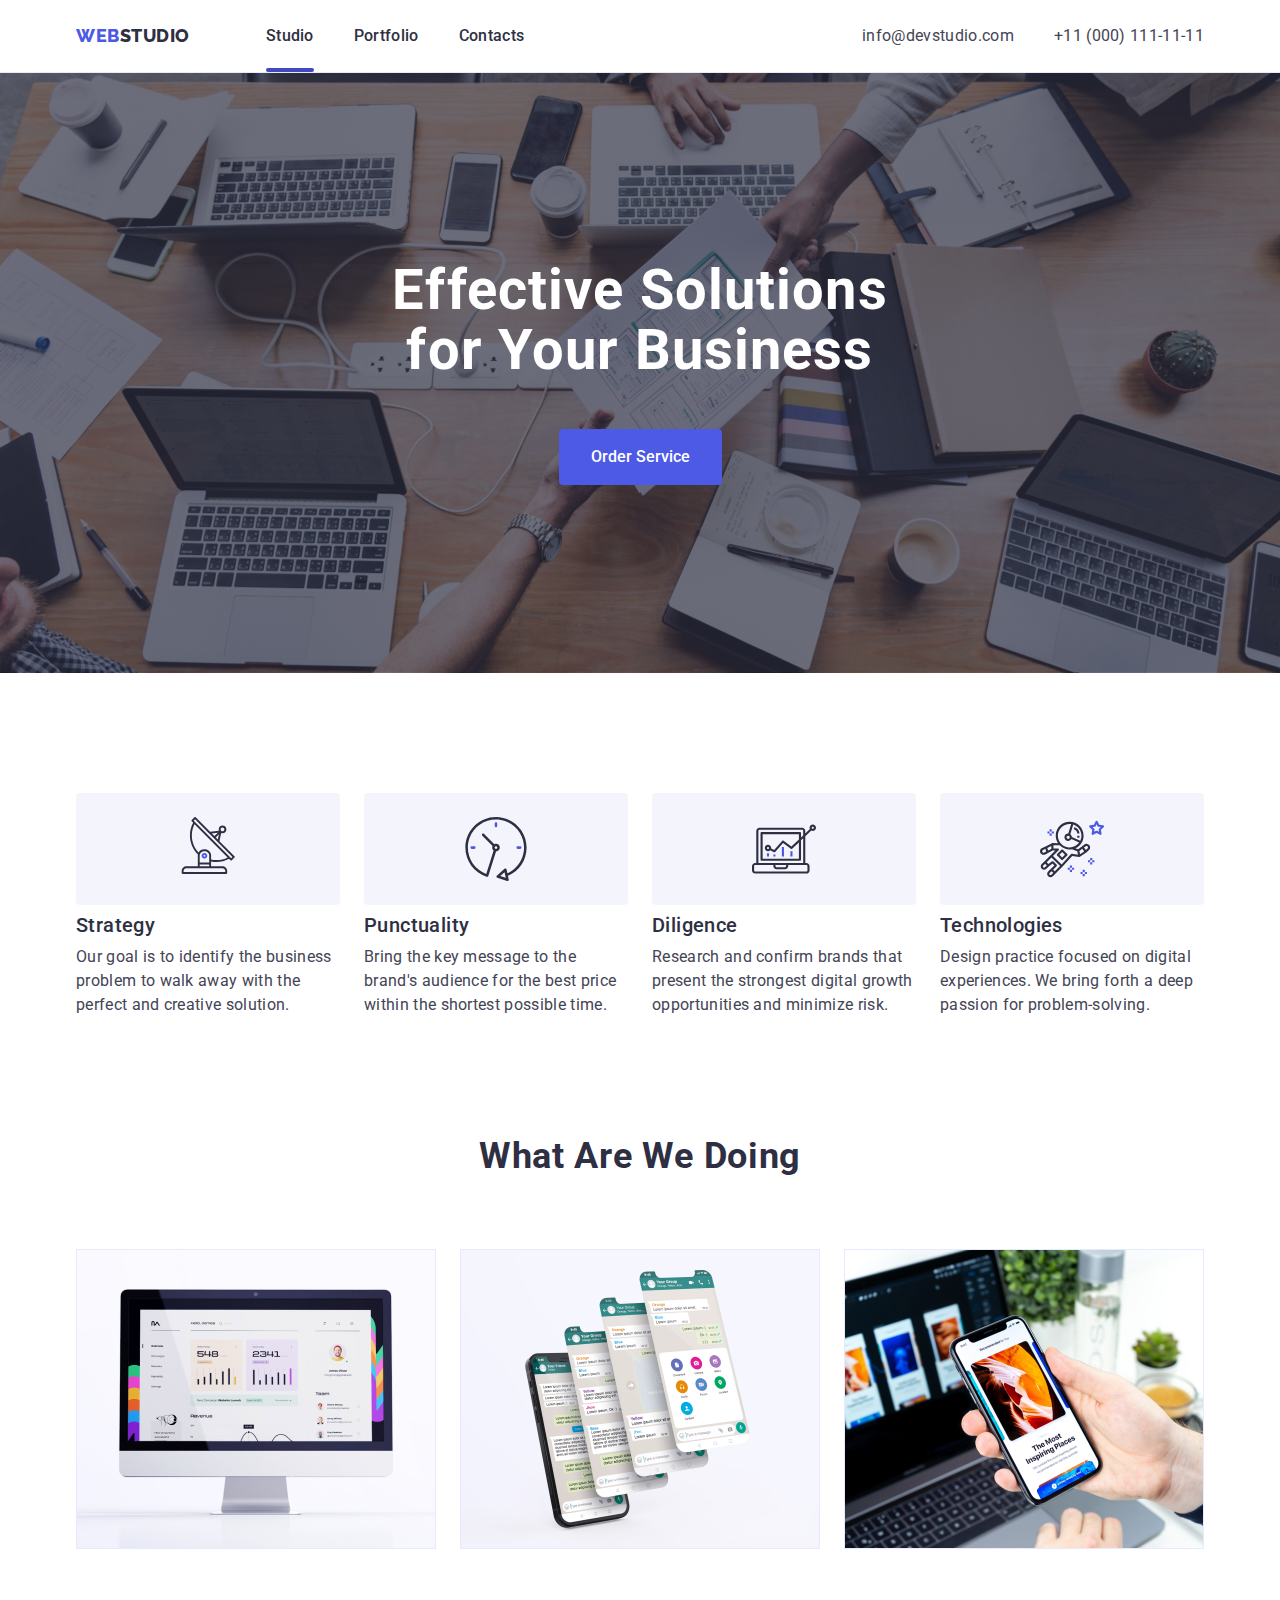
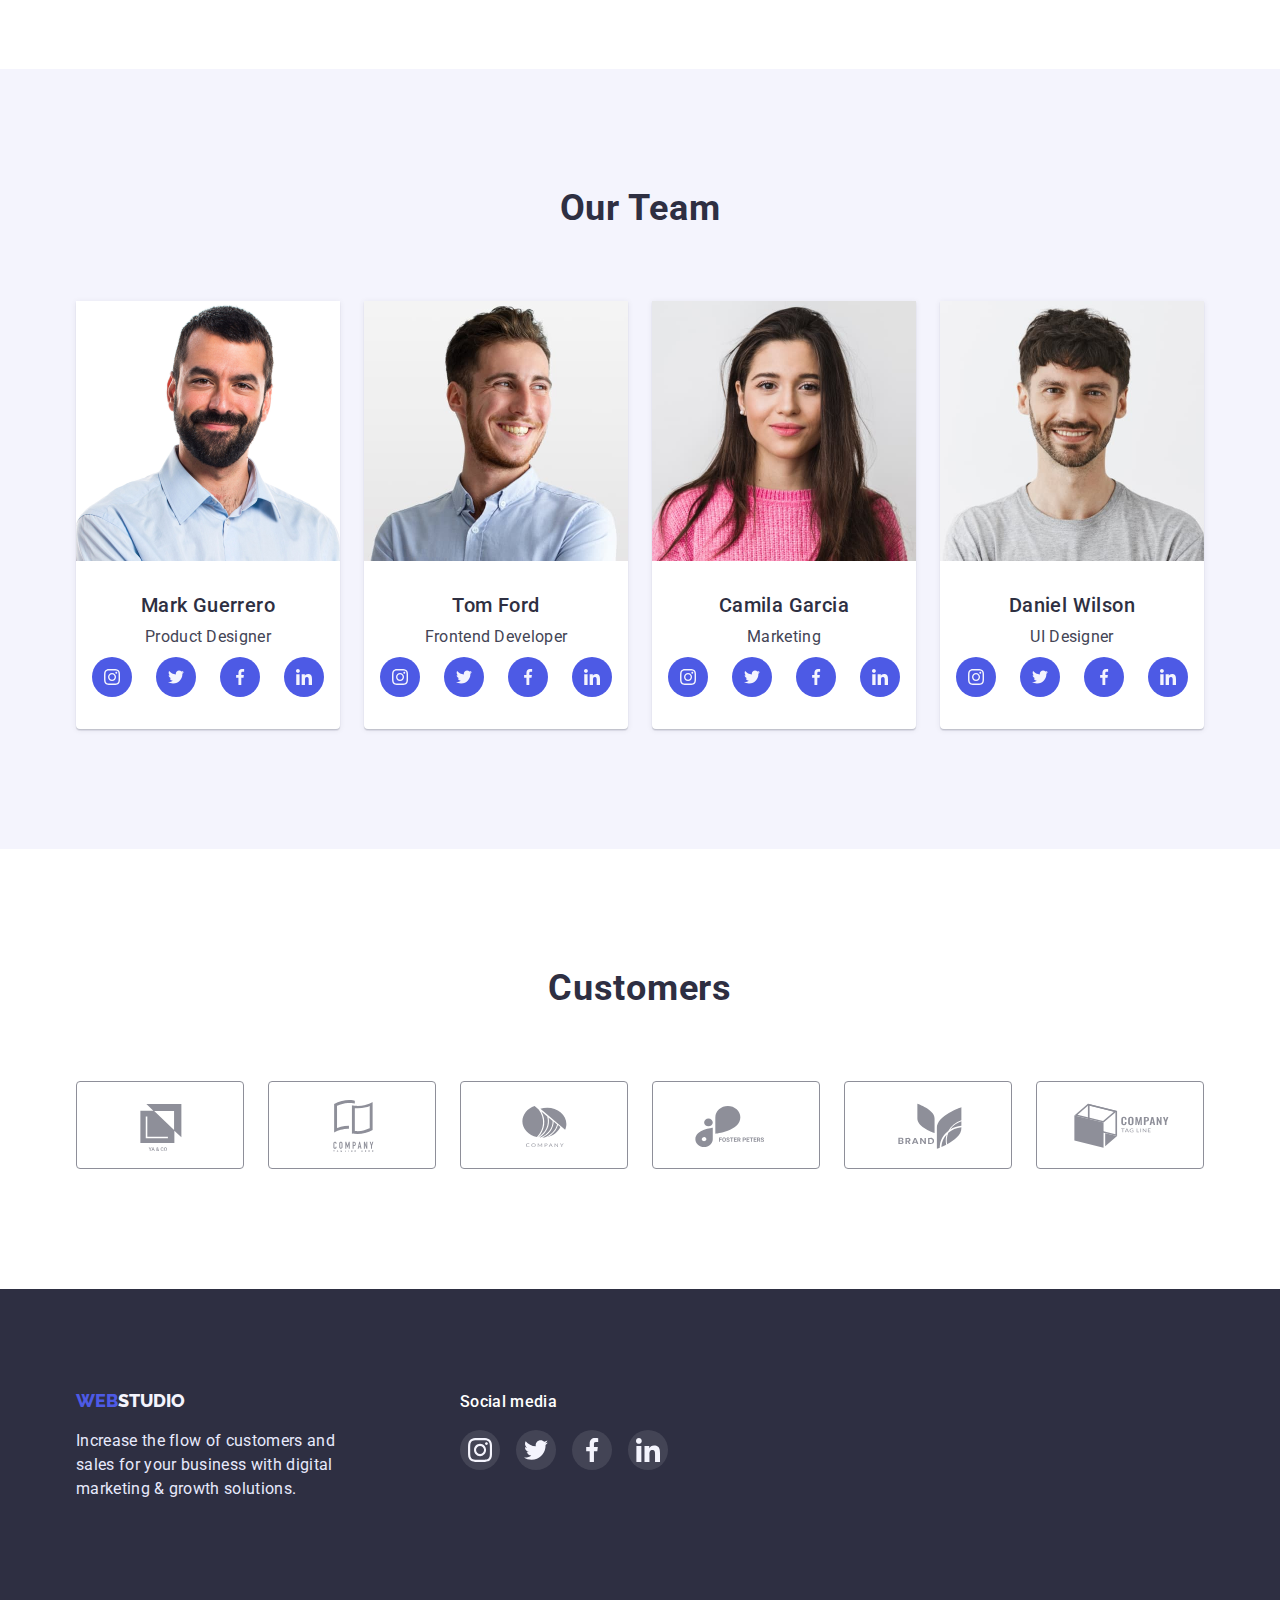
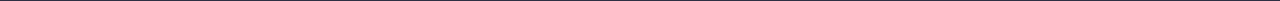
<file: index.html>
<!DOCTYPE html>
<html lang="en">
  <head>
    <meta charset="UTF-8" />
    <meta http-equiv="X-UA-Compatible" content="IE=edge" />
    <meta name="viewport" content="width=device-width, initial-scale=1.0" />
    <link rel="preconnect" href="https://fonts.googleapis.com" />
    <link rel="preconnect" href="https://fonts.gstatic.com" crossorigin />
    <link
      href="https://fonts.googleapis.com/css2?family=Raleway:wght@800&family=Roboto:wght@400;500;700;900&display=swap"
      rel="stylesheet"
    />
    <link
      rel="stylesheet"
      href="https://cdn.jsdelivr.net/npm/modern-normalize@1.1.0/modern-normalize.min.css"
    />
    <link rel="stylesheet" href="./CSS/styles.css" />

    <title>Studio</title>
  </head>
  <body>
    <!-- Top Line -->
    <header class="page-header">
      <div class="container main-nav">
        <nav class="nav main-nav">
          <!-- Logo -->
          <a href="./index.html" class="logo-header"><span class="span-header">WEB</span>STUDIO</a>
          <!-- Menu Nav -->
          <ul class="menu-nav main-nav">
            <li class="nav-title">
              <a class="nav-link nav-link-border" href="./index.html">Studio</a>
            </li>
            <li class="nav-title">
              <a class="nav-link" href="./portfolio.html">Portfolio</a>
            </li>
            <li class="nav-title"><a class="nav-link" href="#">Contacts</a></li>
          </ul>
        </nav>
        <address class="adress-nav">
          <ul class="mail-tel main-nav">
            <li class="nav-title">
              <a class="address-link" href="mailto:info@devstudio.com">info@devstudio.com</a>
            </li>
            <li class="nav-title">
              <a class="address-link" href="tel:+110001111111">+11 (000) 111-11-11</a>
            </li>
          </ul>
        </address>
      </div>
    </header>
    <main>
      <!-- Hero Image -->
      <section class="hero">
        <div class="container">
          <h1 class="hero-title">Effective Solutions for Your Business</h1>
          <button type="button" data-modal-open class="orderservice">Order Service</button>
        </div>
      </section>

      <!-- Section 1 -->

      <section class="feature-section">
        <div class="container">
          <!-- Feature 1 -->
          <h2 class="hidden">Feature</h2>

          <ul class="feature-list">
            <li class="feature">
              <div class="feature-icons-block">
                <svg class="feature-icons">
                  <use href="./images/icons.svg#icon-antenna-1-1"></use>
                </svg>
              </div>
              <h3 class="section-title">Strategy</h3>
              <p class="section-text">
                Our goal is to identify the business problem to walk away with the perfect and creative
                solution.
              </p>
            </li>

            <!-- Feature 2 -->

            <li class="feature">
              <div class="feature-icons-block">
                <svg class="feature-icons">
                  <use href="./images/icons.svg#icon-clock-1-1"></use>
                </svg>
              </div>
              <h3 class="section-title">Punctuality</h3>
              <p class="section-text">
                Bring the key message to the brand's audience for the best price within the shortest possible
                time.
              </p>
            </li>

            <!-- Feature 3 -->

            <li class="feature">
              <div class="feature-icons-block">
                <svg class="feature-icons">
                  <use href="./images/icons.svg#icon-diagram-1-1"></use>
                </svg>
              </div>
              <h3 class="section-title">Diligence</h3>
              <p class="section-text">
                Research and confirm brands that present the strongest digital growth opportunities and
                minimize risk.
              </p>
            </li>

            <!-- Feature 4 -->

            <li class="feature">
              <div class="feature-icons-block">
                <svg class="feature-icons">
                  <use href="./images/icons.svg#icon-astronaut-1-1"></use>
                </svg>
              </div>
              <h3 class="section-title">Technologies</h3>
              <p class="section-text">
                Design practice focused on digital experiences. We bring forth a deep passion for
                problem-solving.
              </p>
            </li>
          </ul>
        </div>
      </section>

      <!-- Section 2 -->

      <section class="section">
        <div class="container">
          <h2 class="title">What are we doing</h2>

          <ul class="information-list">
            <li class="information-item">
              <img src="./images/image1.jpg" alt="pc screen with statistics data" width="360" height="300" />
            </li>
            <li class="information-item">
              <img
                src="./images/image2.jpg"
                alt="smartphone with text massenger and its functions"
                width="360"
                height="300"
              />
            </li>
            <li class="information-item">
              <img
                src="./images/image3.jpg"
                alt="smartphone with app which recommend you where to go this summer for a vacation"
                width="360"
                height="300"
              />
            </li>
          </ul>
        </div>
      </section>

      <!-- Section 3 -->

      <section class="ourteam section">
        <div class="container">
          <h2 class="title">Our Team</h2>

          <!-- Team Card 1 -->
          <ul class="team-list">
            <li class="team-card">
              <img
                class="team-card-photo"
                src="./images/mark.jpg"
                alt="Mark Guerrero photo"
                width="264"
                height="260"
              />
              <div class="team-card-text">
                <h3 class="section-title">Mark Guerrero</h3>
                <p class="team-position">Product Designer</p>
                <ul class="team-social-list">
                  <li class="team-social-links">
                    <a href="#" class="team-social-list-links">
                      <svg class="social-icons">
                        <use href="./images/icons.svg#icon-instagram-2-1"></use>
                      </svg>
                    </a>
                  </li>
                  <li class="team-social-links">
                    <a href="#" class="team-social-list-links">
                      <svg class="social-icons">
                        <use href="./images/icons.svg#icon-twitter-1-1"></use>
                      </svg>
                    </a>
                  </li>
                  <li class="team-social-links">
                    <a href="#" class="team-social-list-links">
                      <svg class="social-icons">
                        <use href="./images/icons.svg#icon-facebook-1-1"></use>
                      </svg>
                    </a>
                  </li>
                  <li class="team-social-links">
                    <a href="#" class="team-social-list-links">
                      <svg class="social-icons">
                        <use href="./images/icons.svg#icon-linkedin-1-1"></use>
                      </svg>
                    </a>
                  </li>
                </ul>
              </div>
            </li>

            <!-- Team Card 2 -->

            <li class="team-card">
              <img
                class="team-card-photo"
                src="./images/tom.jpg"
                alt="Tom Ford photo"
                width="264"
                height="260"
              />
              <div class="team-card-text">
                <h3 class="section-title">Tom Ford</h3>
                <p class="team-position">Frontend Developer</p>
                <ul class="team-social-list">
                  <li class="team-social-links">
                    <a href="#" class="team-social-list-links">
                      <svg class="social-icons">
                        <use href="./images/icons.svg#icon-instagram-2-1"></use>
                      </svg>
                    </a>
                  </li>
                  <li class="team-social-links">
                    <a href="#" class="team-social-list-links">
                      <svg class="social-icons">
                        <use href="./images/icons.svg#icon-twitter-1-1"></use>
                      </svg>
                    </a>
                  </li>
                  <li class="team-social-links">
                    <a href="#" class="team-social-list-links">
                      <svg class="social-icons">
                        <use href="./images/icons.svg#icon-facebook-1-1"></use>
                      </svg>
                    </a>
                  </li>
                  <li class="team-social-links">
                    <a href="#" class="team-social-list-links">
                      <svg class="social-icons">
                        <use href="./images/icons.svg#icon-linkedin-1-1"></use>
                      </svg>
                    </a>
                  </li>
                </ul>
              </div>
            </li>

            <!-- Team Card 3 -->

            <li class="team-card">
              <img
                class="team-card-photo"
                src="./images/camila.jpg"
                alt="Camila Garcia photo"
                width="264"
                height="260"
              />
              <div class="team-card-text">
                <h3 class="section-title">Camila Garcia</h3>
                <p class="team-position">Marketing</p>
                <ul class="team-social-list">
                  <li class="team-social-links">
                    <a href="#" class="team-social-list-links">
                      <svg class="social-icons">
                        <use href="./images/icons.svg#icon-instagram-2-1"></use>
                      </svg>
                    </a>
                  </li>
                  <li class="team-social-links">
                    <a href="#" class="team-social-list-links">
                      <svg class="social-icons">
                        <use href="./images/icons.svg#icon-twitter-1-1"></use>
                      </svg>
                    </a>
                  </li>
                  <li class="team-social-links">
                    <a href="#" class="team-social-list-links">
                      <svg class="social-icons">
                        <use href="./images/icons.svg#icon-facebook-1-1"></use>
                      </svg>
                    </a>
                  </li>
                  <li class="team-social-links">
                    <a href="#" class="team-social-list-links">
                      <svg class="social-icons">
                        <use href="./images/icons.svg#icon-linkedin-1-1"></use>
                      </svg>
                    </a>
                  </li>
                </ul>
              </div>
            </li>

            <!-- Team Card 4 -->

            <li class="team-card">
              <img
                class="team-card-photo"
                src="./images/daniel.jpg"
                alt="Daniel Wilson photo"
                width="264"
                height="260"
              />
              <div class="team-card-text">
                <h3 class="section-title">Daniel Wilson</h3>
                <p class="team-position">UI Designer</p>
                <ul class="team-social-list">
                  <li class="team-social-links">
                    <a href="#" class="team-social-list-links">
                      <svg class="social-icons">
                        <use href="./images/icons.svg#icon-instagram-2-1"></use>
                      </svg>
                    </a>
                  </li>
                  <li class="team-social-links">
                    <a href="#" class="team-social-list-links">
                      <svg class="social-icons">
                        <use href="./images/icons.svg#icon-twitter-1-1"></use>
                      </svg>
                    </a>
                  </li>
                  <li class="team-social-links">
                    <a href="#" class="team-social-list-links">
                      <svg class="social-icons">
                        <use href="./images/icons.svg#icon-facebook-1-1"></use>
                      </svg>
                    </a>
                  </li>
                  <li class="team-social-links">
                    <a href="#" class="team-social-list-links">
                      <svg class="social-icons">
                        <use href="./images/icons.svg#icon-linkedin-1-1"></use>
                      </svg>
                    </a>
                  </li>
                </ul>
              </div>
            </li>
          </ul>
        </div>
      </section>

      <!-- Customers  -->

      <section class="customers">
        <div class="container">
          <h2 class="customers-title">Customers</h2>
          <ul class="customers-logo">
            <li class="customers-logo-svg">
              <a href="#" class="customers-logo-link">
                <svg class="customers-icons">
                  <use href="./images/icons.svg#icon-Logo-first"></use>
                </svg>
              </a>
            </li>
            <li class="customers-logo-svg">
              <a href="#" class="customers-logo-link">
                <svg class="customers-icons">
                  <use href="./images/icons.svg#icon-Logo-1-1"></use>
                </svg>
              </a>
            </li>
            <li class="customers-logo-svg">
              <a href="#" class="customers-logo-link">
                <svg class="customers-icons">
                  <use href="./images/icons.svg#icon-Logo-2-1"></use>
                </svg>
              </a>
            </li>
            <li class="customers-logo-svg">
              <a href="#" class="customers-logo-link">
                <svg class="customers-icons">
                  <use href="./images/icons.svg#icon-Logo-3-1"></use>
                </svg>
              </a>
            </li>
            <li class="customers-logo-svg">
              <a href="#" class="customers-logo-link">
                <svg class="customers-icons">
                  <use href="./images/icons.svg#icon-Logo-4-1"></use>
                </svg>
              </a>
            </li>
            <li class="customers-logo-svg">
              <a href="#" class="customers-logo-link">
                <svg class="customers-icons">
                  <use href="./images/icons.svg#icon-Logo-5-1"></use>
                </svg>
              </a>
            </li>
          </ul>
        </div>
      </section>
    </main>

    <!-- Footer -->

    <footer class="footer">
      <div class="container footer-flex">
        <div class="footer-box">
          <a href="./index.html" class="logo-footer"><span class="span-footer">WEB</span>STUDIO</a>
          <p class="footer-text">
            Increase the flow of customers and sales for your business with digital marketing & growth
            solutions.
          </p>
        </div>
        <div>
          <p class="footer-soc-text">Social media</p>
          <ul class="footer-social-list">
            <li class="footer-social-links">
              <a href="#" class="footer-social-list-links">
                <svg class="footer-social-icons">
                  <use href="./images/icons.svg#icon-instagram-2-1"></use>
                </svg>
              </a>
            </li>
            <li class="footer-social-links">
              <a href="#" class="footer-social-list-links">
                <svg class="footer-social-icons">
                  <use href="./images/icons.svg#icon-twitter-1-1"></use>
                </svg>
              </a>
            </li>
            <li class="footer-social-links">
              <a href="#" class="footer-social-list-links">
                <svg class="footer-social-icons">
                  <use href="./images/icons.svg#icon-facebook-1-1"></use>
                </svg>
              </a>
            </li>
            <li class="footer-social-links">
              <a href="#" class="footer-social-list-links">
                <svg class="footer-social-icons">
                  <use href="./images/icons.svg#icon-linkedin-1-1"></use>
                </svg>
              </a>
            </li>
          </ul>
        </div>
      </div>
    </footer>
    <div class="backdrop is-hidden" data-modal>
      <div class="modal">
        <button class="modal-button" data-modal-close>
          <svg class="modal-button-close">
            <use href="./images/icons.svg#icon-close-button"></use>
          </svg>
          

        </button>


      </div>


    </div>
    <script src="./js/modal.js"></script>
  </body>
</html>
</file>
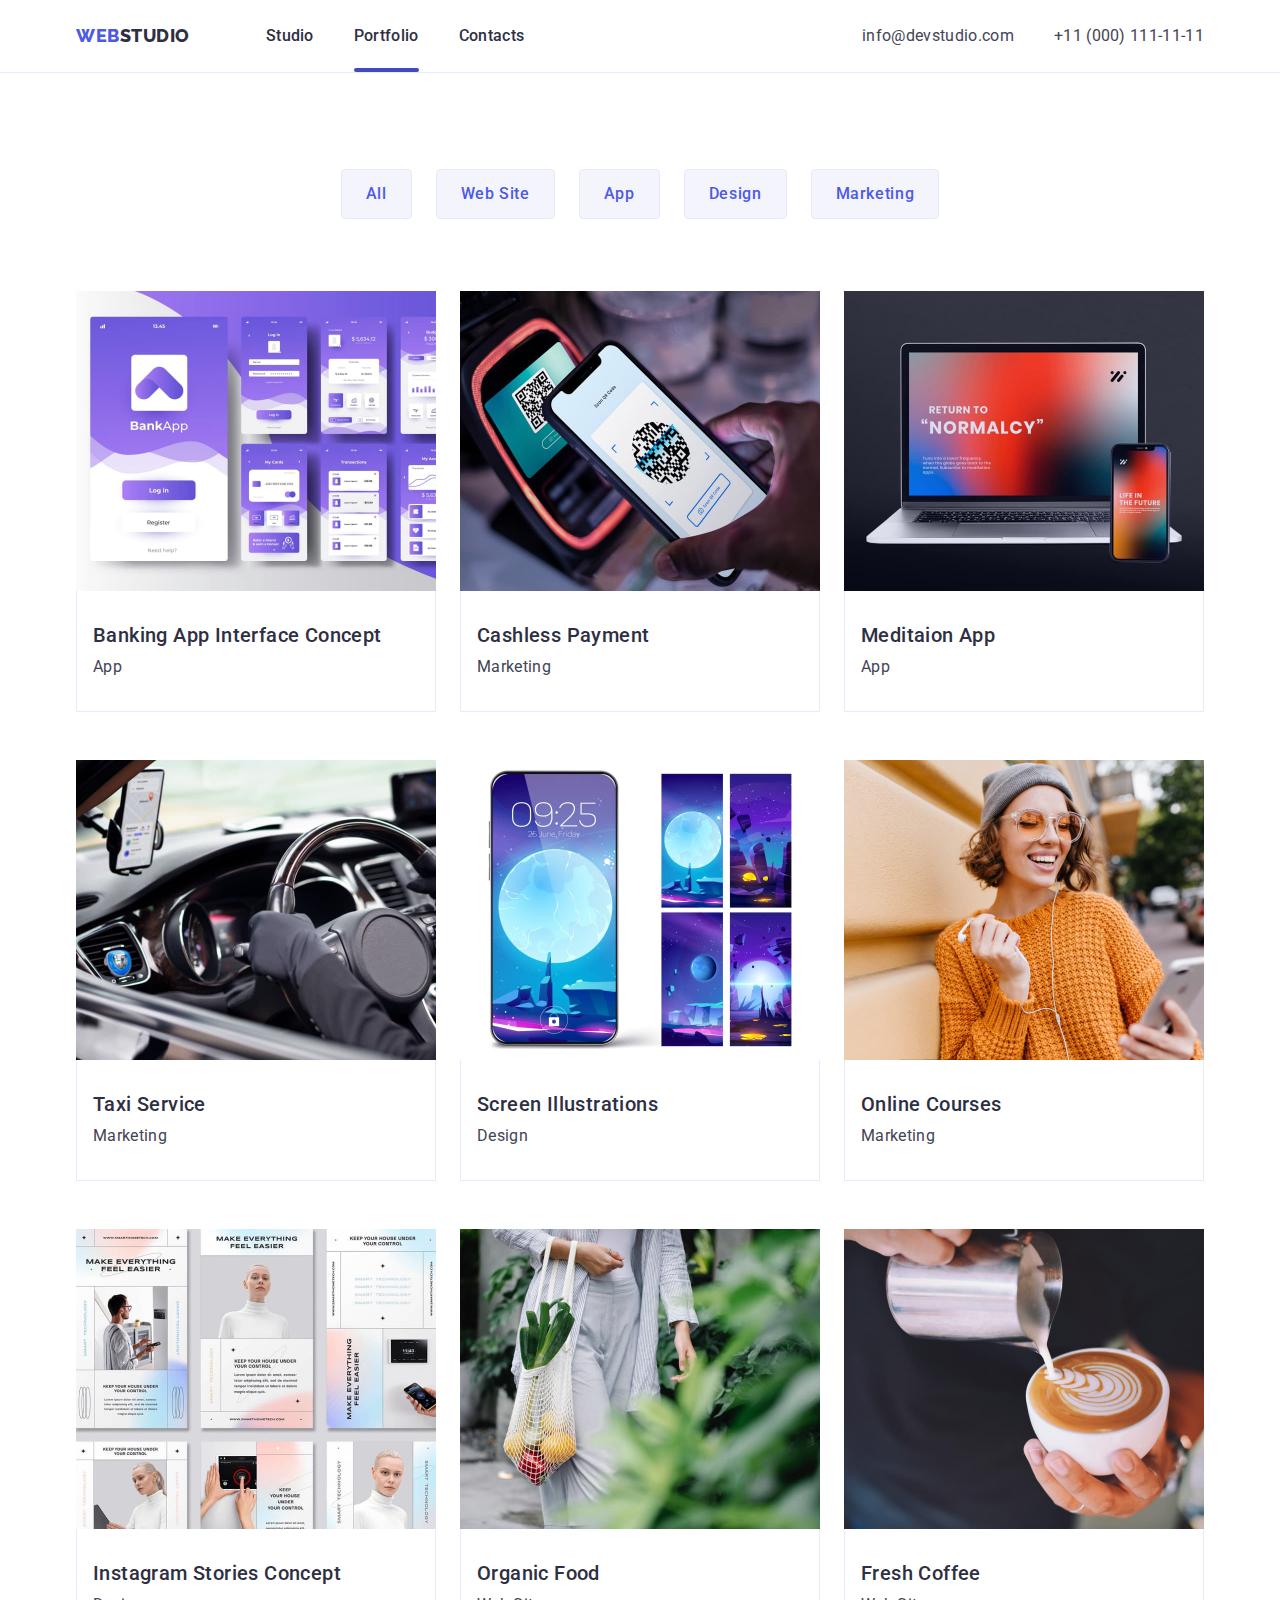
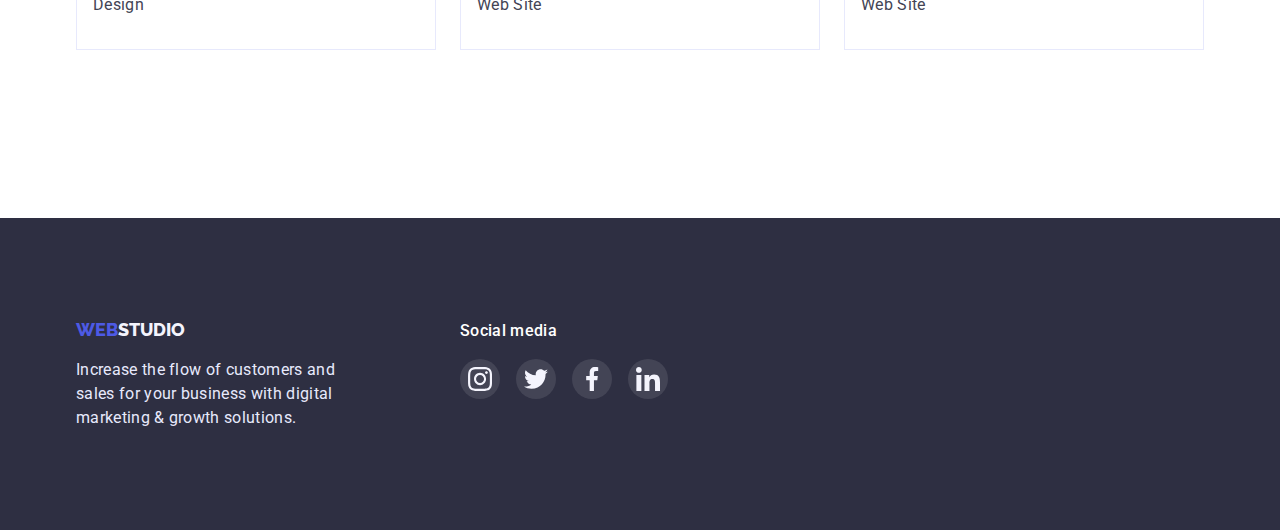
<file: portfolio.html>
<!DOCTYPE html>
<html lang="en">
  <head>
    <meta charset="UTF-8" />
    <meta http-equiv="X-UA-Compatible" content="IE=edge" />
    <meta name="viewport" content="width=device-width, initial-scale=1.0" />
    <link rel="preconnect" href="https://fonts.googleapis.com" />
    <link rel="preconnect" href="https://fonts.gstatic.com" crossorigin />
    <link
      href="https://fonts.googleapis.com/css2?family=Raleway:wght@800&family=Roboto:wght@400;500;700;900&display=swap"
      rel="stylesheet"
    />
    <link
      rel="stylesheet"
      href="https://cdn.jsdelivr.net/npm/modern-normalize@1.1.0/modern-normalize.min.css"
    />
    <link rel="stylesheet" href="./CSS/styles.css" />

    <title>Portfolio</title>
  </head>
  <body>
    <!-- Top Line -->

    <header class="page-header main-nav">
      <div class="container main-nav">
        <nav class="nav main-nav">
          <!-- Logo -->
          <a href="./index.html" class="logo-header"
            ><span class="span-header">WEB</span>STUDIO</a
          >
          <!-- Menu Nav -->
          <ul class="menu-nav main-nav">
            <li class="nav-title">
              <a class="nav-link" href="./index.html">Studio</a>
            </li>
            <li class="nav-title">
              <a class="nav-link nav-link-border" href="./portfolio.html"
                >Portfolio</a
              >
            </li>
            <li class="nav-title"><a class="nav-link" href="#">Contacts</a></li>
          </ul>
        </nav>
        <address class="adress-nav">
          <ul class="mail-tel main-nav">
            <li class="nav-title">
              <a class="address-link" href="mailto:info@devstudio.com"
                >info@devstudio.com</a
              >
            </li>
            <li class="nav-title">
              <a class="address-link" href="tel:+110001111111"
                >+11 (000) 111-11-11</a
              >
            </li>
          </ul>
        </address>
      </div>
    </header>

    <!-- Filters -->

    <main>
      <section class="portfolio">
        <div class="container">
          <h1 class="hidden">Filters</h1>
          <ul class="filters">
            <li class="btn">
              <button type="button" class="button-all">All</button>
            </li>
            <li class="btn">
              <button type="button" class="button-all">Web Site</button>
            </li>
            <li class="btn">
              <button type="button" class="button-all">App</button>
            </li>
            <li class="btn">
              <button type="button" class="button-all">Design</button>
            </li>
            <li class="btn">
              <button type="button" class="button-all">Marketing</button>
            </li>
          </ul>

          <!-- Row 1 -->

          <!-- Project Card 1 -->

          <ul class="portfolio-cards">
            <li class="project-card">
              <div class="project-card-cover">
                <img
                  class="profect-card-photo"
                  src="./images/bankapp.jpg"
                  alt="Banking App"
                  width="360"
                  height="300"
                />
                <div class="project-card-block">
                  <p class="project-card-block-text">
                    14 Stylish and User-Friendly App Design Concepts · Task
                    Manager App · Calorie Tracker App · Exotic Fruit Ecommerce
                    App · Cloud Storage App
                  </p>
                </div>
              </div>

              <div class="border">
                <h2 class="section-title-portfolio">
                  Banking App Interface Concept
                </h2>
                <p class="section-text-portfolio">App</p>
              </div>
            </li>

            <!-- Project Card 1.2 -->

            <li class="project-card">
              <div class="project-card-cover">
                <img
                  class="profect-card-photo"
                  src="./images/cashlesspayment.jpg"
                  alt="Banking App"
                  width="360"
                  height="300"
                />
                <div class="project-card-block">
                  <p class="project-card-block-text">
                    14 Stylish and User-Friendly App Design Concepts · Task
                    Manager App · Calorie Tracker App · Exotic Fruit Ecommerce
                    App · Cloud Storage App
                  </p>
                </div>
              </div>
              <div class="border">
                <h2 class="section-title-portfolio">Cashless Payment</h2>
                <p class="section-text-portfolio">Marketing</p>
              </div>
            </li>

            <!-- Project Card 1.3 -->

            <li class="project-card">
              <div class="project-card-cover">
                <img
                  class="profect-card-photo"
                  src="./images/mediationapp.jpg"
                  alt="Banking App"
                  width="360"
                  height="300"
                />
                <div class="project-card-block">
                  <p class="project-card-block-text">
                    14 Stylish and User-Friendly App Design Concepts · Task
                    Manager App · Calorie Tracker App · Exotic Fruit Ecommerce
                    App · Cloud Storage App
                  </p>
                </div>
              </div>
              <div class="border">
                <h2 class="section-title-portfolio">Meditaion App</h2>
                <p class="section-text-portfolio">App</p>
              </div>
            </li>

            <!-- Project Card 2 -->

            <li class="project-card">
              <div class="project-card-cover">
                <img
                  class="profect-card-photo"
                  src="./images/taxiservice.jpg"
                  alt="Banking App"
                  width="360"
                  height="300"
                />
                <div class="project-card-block">
                  <p class="project-card-block-text">
                    14 Stylish and User-Friendly App Design Concepts · Task
                    Manager App · Calorie Tracker App · Exotic Fruit Ecommerce
                    App · Cloud Storage App
                  </p>
                </div>
              </div>
              <div class="border">
                <h2 class="section-title-portfolio">Taxi Service</h2>
                <p class="section-text-portfolio">Marketing</p>
              </div>
            </li>

            <!-- Project Card 2.1-->

            <li class="project-card">
              <div class="project-card-cover">
                <img
                  class="profect-card-photo"
                  src="./images/screenillustrations.jpg"
                  alt="Banking App"
                  width="360"
                  height="300"
                />
                <div class="project-card-block">
                  <p class="project-card-block-text">
                    14 Stylish and User-Friendly App Design Concepts · Task
                    Manager App · Calorie Tracker App · Exotic Fruit Ecommerce
                    App · Cloud Storage App
                  </p>
                </div>
              </div>
              <div class="border">
                <h2 class="section-title-portfolio">Screen Illustrations</h2>
                <p class="section-text-portfolio">Design</p>
              </div>
            </li>

            <!-- Project Card 2.2 -->

            <li class="project-card">
              <div class="project-card-cover">
                <img
                  class="profect-card-photo"
                  src="./images/onlinecaourses.jpg"
                  alt="Banking App"
                  width="360"
                  height="300"
                />
                <div class="project-card-block">
                  <p class="project-card-block-text">
                    14 Stylish and User-Friendly App Design Concepts · Task
                    Manager App · Calorie Tracker App · Exotic Fruit Ecommerce
                    App · Cloud Storage App
                  </p>
                </div>
              </div>
              <div class="border">
                <h2 class="section-title-portfolio">Online Courses</h2>
                <p class="section-text-portfolio">Marketing</p>
              </div>
            </li>

            <!-- Project Card 1 -->

            <li class="project-card">
              <div class="project-card-cover">
                <img
                  class="profect-card-photo"
                  src="./images/instagramstoriesconcept.jpg"
                  alt="Banking App"
                  width="360"
                  height="300"
                />
                <div class="project-card-block">
                  <p class="project-card-block-text">
                    14 Stylish and User-Friendly App Design Concepts · Task
                    Manager App · Calorie Tracker App · Exotic Fruit Ecommerce
                    App · Cloud Storage App
                  </p>
                </div>
              </div>
              <div class="border">
                <h2 class="section-title-portfolio">
                  Instagram Stories Concept
                </h2>
                <p class="section-text-portfolio">Design</p>
              </div>
            </li>

            <!-- Project Card 2 -->

            <li class="project-card">
              <div class="project-card-cover">
                <img
                  class="profect-card-photo"
                  src="./images/organicfood.jpg"
                  alt="Banking App"
                  width="360"
                  height="300"
                />
                <div class="project-card-block">
                  <p class="project-card-block-text">
                    14 Stylish and User-Friendly App Design Concepts · Task
                    Manager App · Calorie Tracker App · Exotic Fruit Ecommerce
                    App · Cloud Storage App
                  </p>
                </div>
              </div>
              <div class="border">
                <h2 class="section-title-portfolio">Organic Food</h2>
                <p class="section-text-portfolio">Web Site</p>
              </div>
            </li>

            <!-- Project Card 3 -->

            <li class="project-card">
              <div class="project-card-cover">
                <img
                  class="profect-card-photo"
                  src="./images/freshcoffee.jpg"
                  alt="Banking App"
                  width="360"
                  height="300"
                />
                <div class="project-card-block">
                  <p class="project-card-block-text">
                    14 Stylish and User-Friendly App Design Concepts · Task
                    Manager App · Calorie Tracker App · Exotic Fruit Ecommerce
                    App · Cloud Storage App
                  </p>
                </div>
              </div>
              <div class="border">
                <h2 class="section-title-portfolio">Fresh Coffee</h2>
                <p class="section-text-portfolio">Web Site</p>
              </div>
            </li>
          </ul>
        </div>
      </section>
    </main>

    <!-- Footer -->

    <footer class="footer">
      <div class="container footer-flex">
        <div class="footer-box">
          <a href="./index.html" class="logo-footer"
            ><span class="span-footer">WEB</span>STUDIO</a
          >
          <p class="footer-text">
            Increase the flow of customers and sales for your business with
            digital marketing & growth solutions.
          </p>
        </div>
        <div>
          <p class="footer-soc-text">Social media</p>
          <ul class="footer-social-list">
            <li class="footer-social-links">
              <a href="#" class="footer-social-list-links">
                <svg class="footer-social-icons">
                  <use href="./images/icons.svg#icon-instagram-2-1"></use>
                </svg>
              </a>
            </li>
            <li class="footer-social-links">
              <a href="#" class="footer-social-list-links">
                <svg class="footer-social-icons">
                  <use href="./images/icons.svg#icon-twitter-1-1"></use>
                </svg>
              </a>
            </li>
            <li class="footer-social-links">
              <a href="#" class="footer-social-list-links">
                <svg class="footer-social-icons">
                  <use href="./images/icons.svg#icon-facebook-1-1"></use>
                </svg>
              </a>
            </li>
            <li class="footer-social-links">
              <a href="#" class="footer-social-list-links">
                <svg class="footer-social-icons">
                  <use href="./images/icons.svg#icon-linkedin-1-1"></use>
                </svg>
              </a>
            </li>
          </ul>
        </div>
      </div>
    </footer>
  </body>
</html>
</file>
<file: CSS/styles.css>
:root {
  --accent-color: #4d5ae5;
  --pressed-state: #404bbf;
  --primary-text-color: #434455;
  --secondary-text-color: #2e2f42;
  --white-color: #ffffff;
  --footer--: #e7e9fc;
  --button-background--: #f4f4fd;
  --customers-logo: #8e8f99;
}
body {
  font-family: 'Roboto', sans-serif;
  background-color: var(--white-color);
}
h1,
h2,
h3,
p {
  margin: 0;
}

ul {
  margin: 0;
  padding: 0;
}

img {
  display: block;
  width: 100%;
}

*,
*::before,
*::after {
  box-sizing: border-box;
}

/* Container */

.container {
  width: 1158px;
  padding-left: 15px;
  padding-right: 15px;
  margin-left: auto;
  margin-right: auto;
}

/* Logo/Header */

.page-header {
  border-bottom: 1px solid #e7e9fc;
}

.logo-header {
  font-family: 'Raleway', sans-serif;
  text-decoration: none;
  font-weight: 800;
  font-size: 18px;
  line-height: 1.33;
  letter-spacing: 0.03em;
  text-transform: uppercase;
  color: var(--secondary-text-color);

  align-items: center;
  padding-top: 24px;
  padding-bottom: 24px;
  margin-right: 76px;
}
.span-header {
  color: var(--accent-color);
}

.logo-footer {
  text-decoration: none;
  font-family: 'Raleway', sans-serif;
  font-weight: 800;
  font-size: 18px;
  line-height: 1.33;
  color: #f4f4fd;
}
.span-footer {
  color: var(--accent-color);
}

/* Menu Nav */

.main-nav {
  display: flex;
}

.menu-nav {
  display: flex;
  list-style: none;
}

.nav-title:not(:last-child) {
  margin-right: 40px;
}
.nav-title {position: relative;}

.adress-nav {
  margin-left: auto;
  padding-top: 24px;
  padding-bottom: 24px;
}

.mail-tel {
  font-style: normal;
  list-style: none;
}

/* Hero Image */

.hero {
  text-align: center;
  padding-top: 188px;
  padding-bottom: 188px;
  background-color: var(--secondary-text-color);
  background-image: linear-gradient(rgba(46, 47, 66, 0.7), rgba(46, 47, 66, 0.7)),
    url(../images/group-people-working-website-template.jpg);
  background-position: center;
  background-size: cover;

  max-width: 1440px;
  margin-left: auto;
  margin-right: auto;
}

.hero-item {
  width: 496px;
  display: inline-block;
}

/* Links */

.nav-link {
  display: block;
  padding: 24px 0;
  text-decoration: none;
  color: var(--secondary-text-color);
  font-weight: 500;
  line-height: 1.5;
  letter-spacing: 0.02em;
}
.nav-link:hover,
.nav-link:focus {
  color: var(--pressed-state);
}

.nav-link-border::after {
  background: #404BBF;
  border-radius: 2px;
  content: "";
  position: absolute;  
  height: 4px;
width: 100%;
display: block;
bottom: 0;}
  

.address-link:hover,
.address-link:focus {
  color: var(--pressed-state);
}

.address-link {
  font-style: normal;
  text-decoration: none;
  color: var(--primary-text-color);

  line-height: 1.5;
  letter-spacing: 0.02em;
}

/* Order Service Button */

.orderservice:hover,
.orderservice:focus {
  background: var(--pressed-state);
  box-shadow: 0px 4px 4px rgba(0, 0, 0, 0.15);
}
.orderservice {
  background: var(--accent-color);
  cursor: pointer;
  text-align: center;
  display: inline-block;
  padding: 16px 32px;
  font-weight: 500;
  line-height: 1.5;
  color: var(--white-color);
  border-radius: 4px;
  border: none;
}

/* Sections */

.feature-section {
  padding-top: 120px;
}

.hero-title {
  color: var(--white-color);

  font-size: 56px;
  line-height: 1.07;
  letter-spacing: 0.02em;
  text-align: center;
  margin-bottom: 48px;
  margin-left: auto;
  margin-right: auto;
  width: 496px;
}
.title {
  font-size: 36px;
  line-height: 1.11;
  letter-spacing: 0.02em;
  text-transform: capitalize;
  text-align: center;
  color: var(--secondary-text-color);
  margin-bottom: 72px;
}
.section-title {
  margin: 0;
  font-weight: 500;
  font-size: 20px;
  line-height: 1.2;
  letter-spacing: 0.02em;
  color: var(--secondary-text-color);
  margin-bottom: 8px;
}

.hidden {
  position: absolute;
  width: 1px;
  height: 1px;
  margin: -1px;
  border: 0;
  padding: 0;

  white-space: nowrap;
  clip-path: inset(100%);
  clip: rect(0 0 0 0);
  overflow: hidden;
}

/* Section Text */

.section-text {
  line-height: 1.5;
  letter-spacing: 0.02em;
  color: var(--primary-text-color);
  margin: 0;
}

.team-position {
  line-height: 1.5;
  letter-spacing: 0.02em;
  color: var(--primary-text-color);
  margin-bottom: 8px;
}

.fetaure-section {
  display: flex;
}

.feature-list {
  display: flex;
  margin: 0;

  padding: 0;
}
.feature {
  width: 264px;
  list-style: none;
  margin: 0;
  padding: 0;
}

.feature:not(:last-child) {
  margin-right: 24px;
}

.feature-icons-block {
  display: flex;
  padding: 0;
  border: none;
  justify-content: center;
  align-items: center;

  background: var(--button-background--);
  border-radius: 4px;
  width: 264px;
  height: 112px;
  margin-bottom: 8px;
}

.feature-icons {
  width: 64px;
  height: 64px;
}

.information-list {
  list-style: none;
  display: flex;
}

.information-item:not(:last-child) {
  margin-right: 24px;
}
.ourteam {
  background: var(--button-background--);
  text-align: center;
}
.team-list {
  list-style: none;
  display: flex;
}

.team-card:not(:last-child) {
  margin-right: 24px;
}

.team-card {
  background: var(--white-color);
  box-shadow: 0px 1px 6px rgba(46, 47, 66, 0.08), 0px 1px 1px rgba(46, 47, 66, 0.16),
    0px 2px 1px rgba(46, 47, 66, 0.08);
  border-radius: 0px 0px 4px 4px;
}

.footer {
  background: #2e2f42;
  padding-top: 100px;
  padding-bottom: 100px;
}
.footer-text {
  margin: 0;
  line-height: 1.5;
  letter-spacing: 0.02em;
  color: var(--footer--);
  width: 264px;
  margin-top: 16px;
}

/* Portfolio */

.portfolio {
  padding-top: 96px;
  padding-bottom: 120px;
}

.button-all:hover,
.button-all:focus {
  color: var(--white-color);
  background-color: var(--pressed-state);
}
.button-all {
  padding: 12px 24px;
  background: var(--button-background--);
  border: 1px solid var(--footer--);
  border-radius: 4px;
  color: var(--accent-color);
  font-weight: 500;
  line-height: 1.5;
  cursor: pointer;
  letter-spacing: 0.04em;
}

.button-text:hover,
.button-text:focus {
  color: var(--white-color);
}
.filters {
  list-style: none;
  display: flex;

  justify-content: center;

  margin-bottom: 72px;
}
.portfolio-cards {
  list-style: none;
  display: flex;
  flex-wrap: wrap;
}

.filters-text:hover {
  color: var(--white-color);
}

.btn:not(:last-child) {
  margin-right: 24px;
}

.project-card {
  background: var(--white-color);
  margin-bottom: 48px;
  cursor: pointer;
}
.project-card:hover,
.project-card:focus {
  box-shadow: 0px 1px 6px rgba(46, 47, 66, 0.08), 0px 1px 1px rgba(46, 47, 66, 0.16),
    0px 2px 1px rgba(46, 47, 66, 0.08);
}

.project-card:not(:nth-child(3n)) {
  margin-right: 24px;
}

.border {
  border-right: 1px solid #e7e9fc;
  border-bottom: 1px solid #e7e9fc;
  border-left: 1px solid #e7e9fc;
  padding-top: 32px;
  padding-left: 16px;
  padding-bottom: 32px;
}

.section {
  padding-top: 120px;
  padding-bottom: 120px;
}

.team-card-text {
  padding: 32px 0;
}

.section-title-portfolio {
  margin-bottom: 8px;
  font-weight: 500;
  font-size: 20px;
  line-height: 1.2;
  letter-spacing: 0.02em;
  color: var(--secondary-text-color);
}

.section-text-portfolio {
  line-height: 1.5;
  letter-spacing: 0.02em;
  color: var(--primary-text-color);
}

.team-social-list {
  display: flex;
  justify-content: center;

  list-style: none;
  gap: 24px;
}

.social-icons {
  width: 16px;
  height: 16px;
}

.team-social-list-links:hover,
.team-social-list-links:focus {
  background-color: var(--pressed-state);
}

.footer-flex {
  display: flex;
  align-items: baseline;
}

.footer-box {
  margin-right: 120px;
}

.footer-soc-text {
  font-weight: 500;
  letter-spacing: 0.02em;
  line-height: 1.5;
  color: var(--white-color);
  margin-bottom: 16px;
}

.footer-social-list {
  display: flex;

  list-style: none;
  gap: 16px;
}

.footer-social-list-links:hover,
.footer-social-list-links:focus {
  background-color: #31d0aa;
}

.footer-social-icons {
  width: 24px;
  height: 24px;
}

.customers {
  padding: 120px 0;
}



.customers-title {
  font-weight: 700;
  font-size: 36px;
  line-height: 1.11;
  text-align: center;
  
  letter-spacing: 0.02em;
  text-transform: capitalize;
  color: var(--secondary-text-color);
 
  margin-bottom: 72px;
}

.customers-logo {
  display: flex;
  gap: 24px;
  list-style: none;
  
}

.customers-logo-link:hover,
.customers-logo-link:focus {
  border-color: var(--pressed-state);
}

.customers-logo-link:is(:hover, :focus) .customers-icons {
  fill: var(--pressed-state);
}

.customers-icons {
  width: 104px;
  height: 56px;
  fill: var(--customers-logo);
}

.customers-icons:hover,
.customers-icons:focus {
  fill: var(--pressed-state);
}

.team-social-list-links {
  display: flex;
  flex-direction: row;
  justify-content: center;
  align-items: center;
  padding: 0px;

  background-color: var(--accent-color);
  width: 40px;
  height: 40px;
  border-radius: 50%;
  cursor: pointer;
}

.footer-social-list-links {
  background-color: rgba(255, 255, 255, 0.1);
  display: flex;
  
  justify-content: center;
  align-items: center;
  
  width: 40px;
  height: 40px;
  border-radius: 50%;
  cursor: pointer;
}

.customers-logo-link {
  display: flex;
  justify-content: center;
  align-items: center;
  cursor: pointer;
  width: 168px;
  height: 88px;
  border: 1px solid #8e8f99;
  border-radius: 4px;
}

.project-card-cover {position: relative;
overflow: hidden;}

.project-card-block {background: var(--accent-color);
height: 100%;
position: absolute;
top: 0;
transform: translateY(100%);
transition: transform 250ms cubic-bezier(0.4, 0, 0.2, 1);}

.project-card-block-text {
 line-height: 1.5;
  letter-spacing: 0.02em;
color: var(--button-background--);
padding: 40px 32px 0 32px;}

.project-card:hover .project-card-block {transform: translateY(0);}

.backdrop {background: rgba(46, 47, 66, 0.4);
  position: fixed;
  width: 100%;
  height: 100%;
  top: 0;
  left: 0;
  scale: 1;
  opacity: 1;
  transition: scale 500ms cubic-bezier(0.4, 0, 0.2, 1), opacity 500ms cubic-bezier(0.4, 0, 0.2, 1);
}
.modal {width: 408px;
  min-height: 576px;
  background: #FCFCFC;
box-shadow: 0px 1px 1px rgba(0, 0, 0, 0.14), 0px 1px 3px rgba(0, 0, 0, 0.12), 0px 2px 1px rgba(0, 0, 0, 0.2);
border-radius: 4px;
top: 50%;
left: 50%;
position: absolute;
transform: translate(-50%, -50%);

}
.modal-button {margin-left: auto;
  display: block;
  margin-top: 24px;
  margin-right: 24px;
  width: 24px;
  height: 24px;
  border-radius: 50%;
  background: #E7E9FC;
border: 1px solid rgba(0, 0, 0, 0.1);
cursor: pointer;
}

.modal-button-close {height: 8px;
  width: 8px;
  display: inline-block;
}

.is-hidden {opacity: 0;
  scale: 0.5;
pointer-events: none;
visibility: hidden}
</file>
